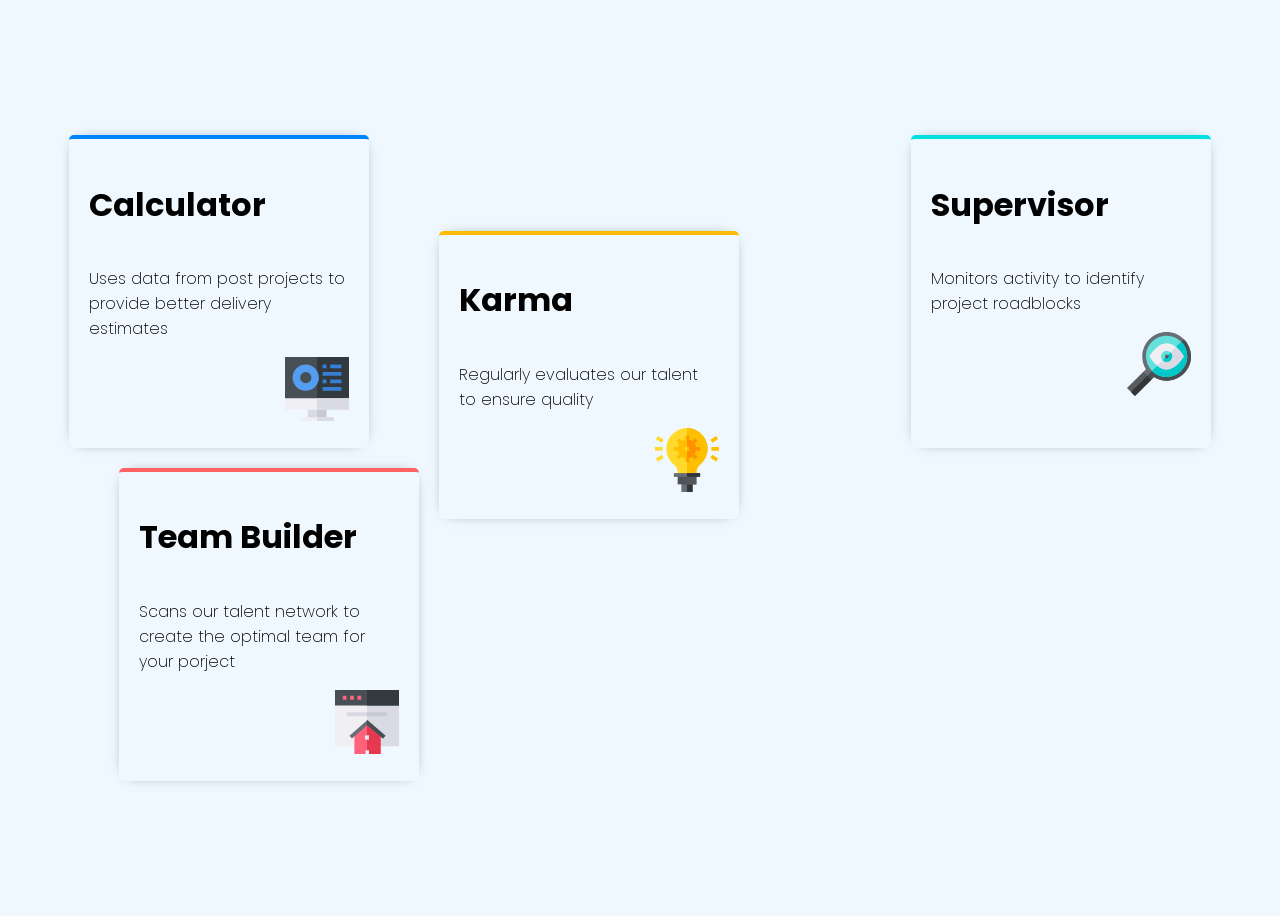
<file: Proyects/grid-web/index.html>
<!DOCTYPE html>
<html lang="es">
<head>
    <meta charset="UTF-8">
    <meta name="viewport" content="width=device-width, initial-scale=1.0">
    <title>Web grid - Iván Gómez</title>
    <link rel="stylesheet" href="style.css">
</head>
<body>
    <main>
        <div class="container">
            <div class="items">
                <div class="tittle">
                    <h1>Team Builder</h1>
                </div>
                <div class="description">
                    <p>Scans our talent network to create the optimal team for your porject</p>
                </div>
                <div class="icons">
                    <img src="./svg/icon-team-builder.svg" alt="Icon home and terminal">
                </div>
            </div>
            <div class="items">
                 <div class="tittle">
                    <h1>Calculator</h1>
                </div>
                <div class="description">
                    <p>Uses data from post projects to provide better delivery estimates</p>
                </div>
                <div class="icons">
                    <img src="./svg/icon-calculator.svg" alt="Icon monitor in screen stats">
                </div>
            </div>
            <div class="items">
                 <div class="tittle">
                    <h1>Karma</h1>
                </div>
                <div class="description">
                    <p>Regularly evaluates our talent to ensure quality</p>
                </div>
                <div class="icons">
                    <img src="./svg/icon-karma.svg" alt="Icon light bulb">
                </div>
            </div>
             <div class="items">
                 <div class="tittle">
                    <h1>Supervisor</h1>
                </div>
                <div class="description">
                    <p>Monitors activity to identify project roadblocks</p>
                </div>
                <div class="icons">
                    <img src="./svg/icon-supervisor.svg" alt="Icon Magnifying glassl">
                </div>
            </div>
        </div>
    </main>
</body>
</html>
</file>
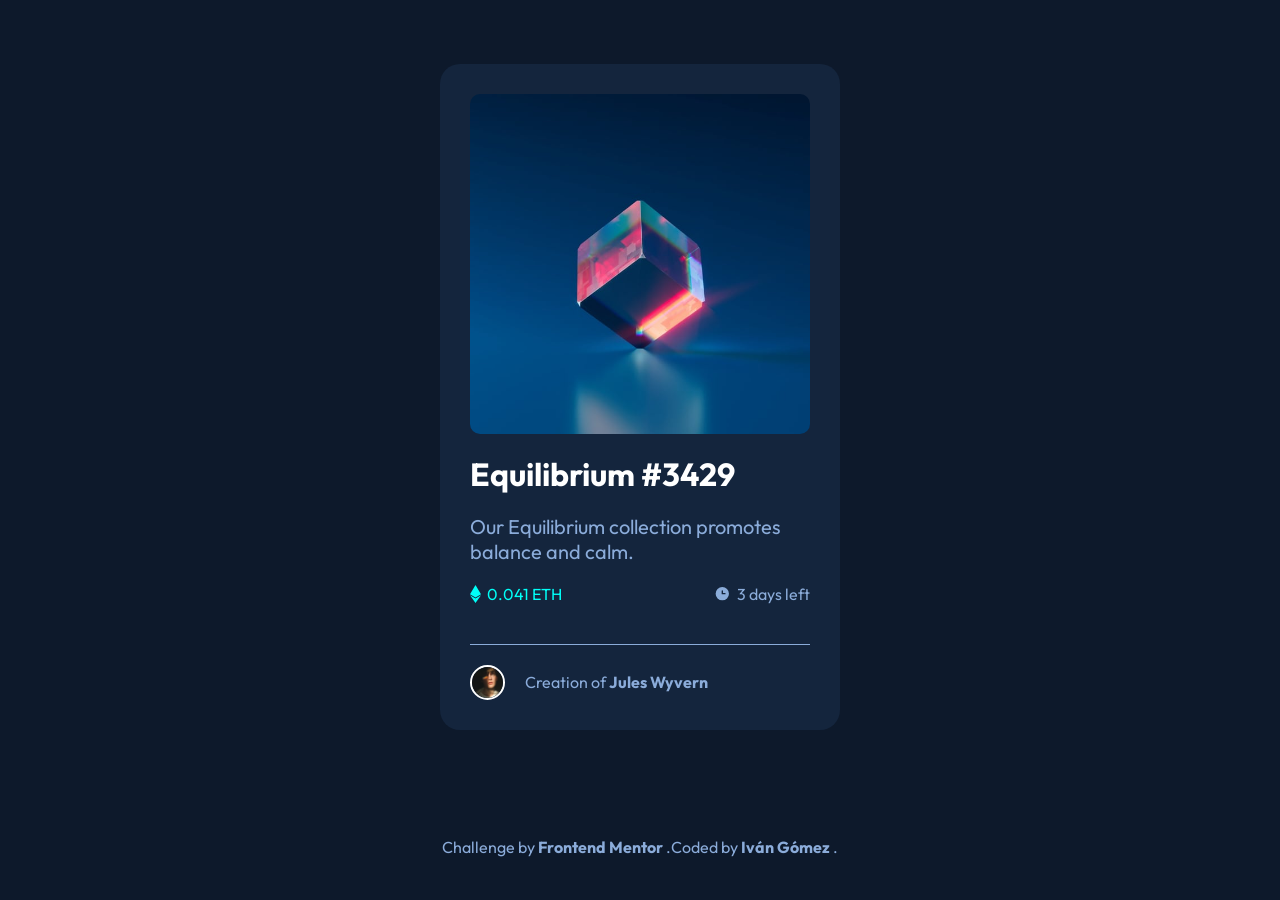
<file: Proyects/nft-card/index.html>
<!DOCTYPE html>
<html lang="en">
<head>
  <meta charset="UTF-8">
  <meta name="viewport" content="width=device-width, initial-scale=1.0"> <!-- displays site properly based on user's device -->

  <link rel="icon" type="image/png" sizes="32x32" href="./images/favicon-32x32.png">
  <link rel="stylesheet" href="style.css">
  <title>Frontend Mentor | NFT preview card component</title>
</head>
<body>
  <div class="container-cards">
    <div class="card">
      <img src="images/image-equilibrium.jpg" alt="Image NFT Equilibrium">
      <div class="tittle-description">
        <h1>Equilibrium #3429</h1>
        <p>Our Equilibrium collection promotes balance and calm.</p>
      </div>
      <div class="price-time">
        <span><img src="images/icon-ethereum.svg" alt="Image icon Ethereum"> 0.041 ETH</span>
         <span><img src="images/icon-clock.svg" alt="Image icon Time">3 days left</span>
      </div>
      <div class="creator">
         <img src="images/image-avatar.png" alt="Avatar user">
         <span>Creation of <strong>Jules Wyvern</strong></span>
      </div>
    </div>
    <div class="attribution">
      <p>Challenge by</p><a href="https://www.frontendmentor.io?ref=challenge" target="_blank">Frontend Mentor</a>. 
      <p>Coded by</p><a href="#">Iván Gómez</a>.
    </div>
  </div>
</body>
</html>
</file>
<file: Proyects/grid-web/style.css>
@import url('https://fonts.googleapis.com/css2?family=Outfit:wght@100..900&family=Poppins:ital,wght@0,100;0,200;0,300;0,400;0,500;0,600;0,700;0,800;0,900;1,100;1,200;1,300;1,400;1,500;1,600;1,700;1,800;1,900&display=swap');

* {
    border: 0;
    padding: 0;
    box-sizing: border-box;
}

body {
    background-color: aliceblue;
    font-family: 'Poppins';
    font-weight: 200;
}

.container {
    display: grid;
    grid-template-columns: repeat(auto-fit, minmax(300px, 1fr));
    row-gap: 20px;
    padding: 10px;
    justify-items: center;
    align-content: center;
    height: 100vh;
    background-color: aliceblue;
    
    
}

.items {
    display: flex;
    flex-flow: column wrap;
    width: 65%;
    padding: 20px;
    background-color: aliceblue;
    border-radius: 5px;
    box-shadow: 0px 0px 15px -10px;
    min-width: 300px;
    max-width: 100%;


}

.icons {
    align-self: flex-end;
}


.container > :nth-child(2) {
    border-top: 4px solid rgb(0, 132, 255);

    
}

.container > :nth-child(3) {
    border-top: 4px solid rgb(255, 187, 0);
    
 
}

.container > :nth-child(4) {
    border-top: 4px solid rgb(0, 224, 224);

    
}

.container > :first-child {
    border-top: 4px solid rgb(255, 98, 98);
   
    
}

@media (width > 1000px) {
    .container {
    display: grid;
    grid-template-columns: repeat(3, 1fr);
    gap: 20px;
}

.items {
    width: 70%;
}

.container > :first-child, .container > :nth-child(3) {
    grid-row: 2 span;
    align-self: center;
    height: fit-content;

}

.container > :first-child {

    justify-self: end;
}

.container > :nth-child(3) {

    justify-self: start;
}

.container > :nth-child(2) {
    order: ;

    
}

.container > :nth-child(4) {

    
}

.container > :nth-child(1) {

    order: 1;
    
}

.container > :nth-child(3) {

    
}

}
</file>
<file: Proyects/nft-card/style.css>
@font-face {
    font-family: 'Outfit';
    src: 
    local('Outfit'),
    url("Fonts/Outfit-VariableFont_wght.ttf") format("truetype");
}

* {
    margin: 0;
    padding: 0;
    box-sizing: border-box;
}

:root {

    /*Colores principales*/
    --color-main: hsl(215, 51%, 70%);
    --color-price-crypto: hsl(178, 100%, 50%);

    /*Colores neutros*/
    --color-main-bg: hsl(217, 54%, 11%);
    --color-card-bg: hsl(216, 50%, 16%);
    --color-line: hsl(215, 32%, 27%);
    --color-tittle: hsl(0, 0%, 100%);

    /*Fuentes*/
    --font-main: 'Outfit'
}

body {
    font-family: var(--font-main);
}

.container-cards {
    background-color: var(--color-main-bg);
    display: flex;
    flex-flow: column nowrap;
    align-items: center;
    height: 100vh;
    justify-content: space-around;
    overflow: hidden;
}

.card {
    min-width: 400px;
    width: 400px;
    display: flex;
    flex-flow: column nowrap;
    background-color: var(--color-card-bg);
    padding: 30px;
    border-radius: 20px;
    gap: 20px;
    margin: 20px;
}

.card .tittle-description {
    display: flex;
    flex-flow: column wrap;
    gap: 20px;
}

.card .tittle-description p {
    color: var(--color-main);
    width: 100%;
    font-size: 20px;
}

.card h1 {
    color: var(--color-tittle);
}

.card img {
    border-radius: 10px;
    
}

.price-time {
    display: flex;
    justify-content: space-between;
}

.price-time span {
    display: flex;
    align-items: center;
    gap: 6px;
}


.price-time span:first-child{
    color: var(--color-price-crypto);
}

.price-time span:last-child{
    color: var(--color-main);
}

.creator {
    display: flex;
    align-items: center;
    margin-top: 20px;
    border-top: 1px solid var(--color-main);
    padding-top: 20px;
    gap: 20px;
    color: var(--color-main);
}

.creator img {
    width: 35px;
    border: 2px solid var(--color-tittle);
    border-radius: 100%;
}

.attribution {
    color: var(--color-main);
    display: flex;
    justify-content: center;
    flex-flow: wrap;
}

.attribution a {
    text-decoration: none;
    color: var(--color-main);
    font-weight: bold;
}

.attribution p, a {
    margin-right: 3px;
}
</file>
